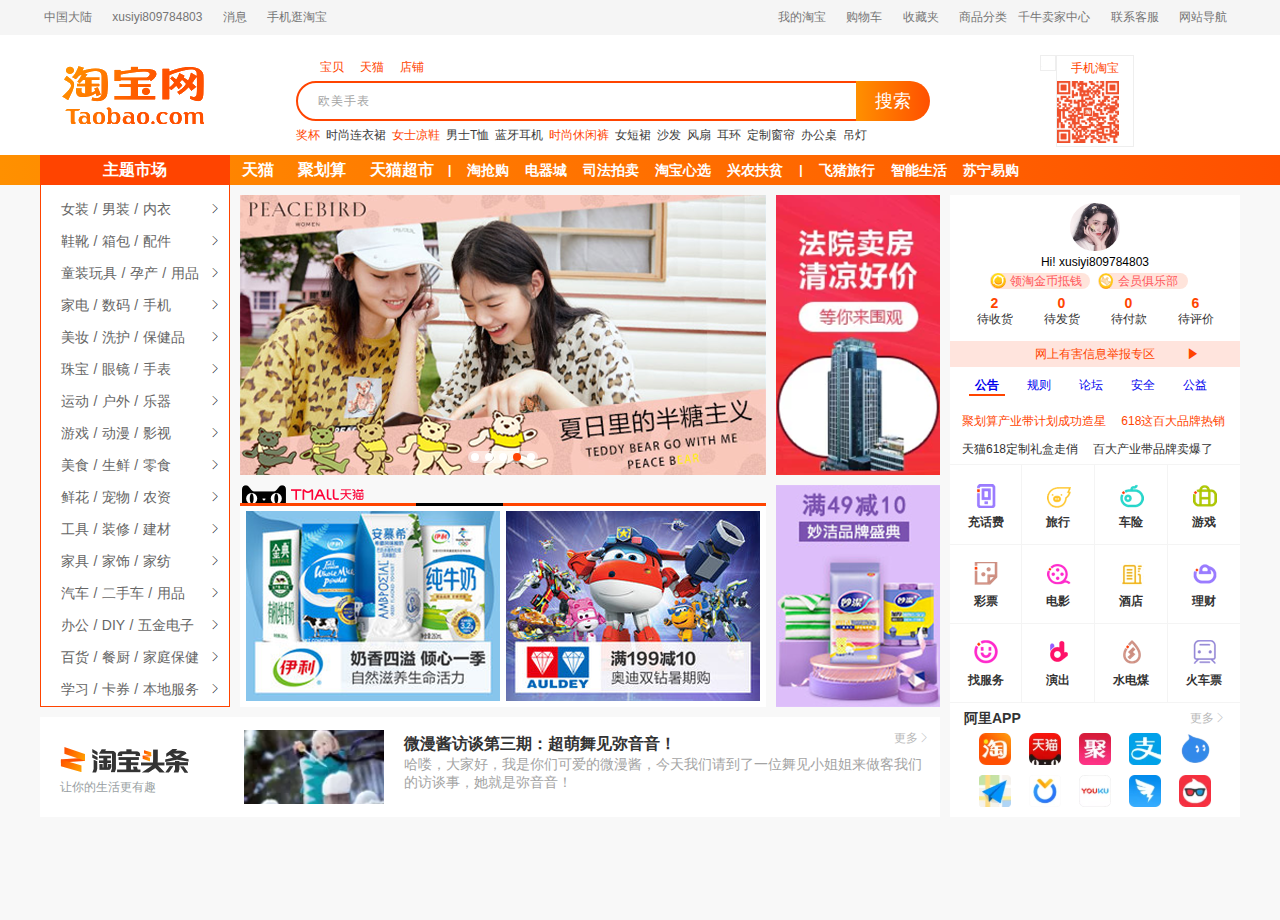
<file: index.html>
<!DOCTYPE html>
<html lang="zh">
<head>
    <meta charset="UTF-8">
    <meta name="viewport" content="width=device-width, initial-scale=1.0">
    <meta http-equiv="X-UA-Compatible" content="ie=edge">
    <title>淘宝网 - 淘！我喜欢</title>
    <link rel="stylesheet" href="css/style.css">
    <link rel="shortcut icon" href="log.ico" type="image/x-icon">
    <link rel="stylesheet" href="css//font_taobao/iconfont.css">
</head>
<body>
    <div class="topbar">
        <div class="container">
            <div class="topbar-my">
                <span class="container-font">中国大陆<i class="iconfont">&#xe604;</i></span>
                <a href="https://i.taobao.com/my_taobao.htm?spm=a21bo.2017.754894437.3.3ade11d9kXUYaz&ad_id=&am_id=&cm_id=&pm_id=1501036000a02c5c3739" class="container-bg">xusiyi809784803<i class="iconfont">&#xe604;</i></a>
                <span>消息<i class="iconfont">&#xe604;</i></span>
                <a href="" class="container-bg">手机逛淘宝</a>
            </div>
            <div class="topbar-nav">
                <a href="" class="container-bg">我的淘宝<i class="iconfont">&#xe604;</i></a>
                <a href="" class="container-bg">购物车<i class="iconfont">&#xe604;</i></a>
                <a href="" class="container-bg">收藏夹<i class="iconfont">&#xe604;</i></a>
                <a href="https://www.taobao.com/tbhome/page/market-list?spm=a21bo.2017.1997563209.1.5af911d9lHWmBK">商品分类</a>
                <a href="" class="container-bg">千牛卖家中心<i class="iconfont">&#xe604;</i></a>
                <a href="" class="container-bg">联系客服<i class="iconfont">&#xe604;</i></a>
                <a href="" class="container-bg">网站导航<i class="iconfont">&#xe604;</i></a>
            </div>
        </div>
    </div>
    <div class="search">
        <div class="case">
            <div class="icon-taobao"><a href="http://www.taobao.com"><img src="img/logo.png" alt=""></a></div>
            <div class="search-goods">
                <ul>
                    <li class="focus">宝贝</li>
                    <li>天猫</li>
                    <li>店铺</li>
                </ul>
                <form method="GET" action="">
                    <div class="text">
                        <input type="text" value="欧美手表">
                    </div>
                    <div class="submit">
                        <input type="submit" value="搜索">
                    </div>
                </form>
                <div class="keywords">
                    <a href="https://s.taobao.com/search?q=%E5%A5%96%E6%9D%AF&refpid=430266_1006&source=tbsy&style=grid&tab=all&pvid=fa9548e97c94ff464f18863a42da1d6d&clk1=cc83803e2d8d5102937fb115740e3681&spm=a21bo.2017.201856-sline.1.5af911d9xnPe55" target="blank" style="color: #f40;margin-left: 0;">奖杯</a>
                    <a href="https://s.taobao.com/search?q=%E8%BF%9E%E8%A1%A3%E8%A3%99&refpid=430267_1006&source=tbsy&style=grid&tab=all&pvid=fa9548e97c94ff464f18863a42da1d6d&clk1=b7992e675404c854c87dcacdc77d7cc8&spm=a21bo.2017.201856-sline.2.5af911d9xnPe55" target="blank">时尚连衣裙</a>
                    <a href="https://s.taobao.com/search?q=%E5%87%89%E9%9E%8B%E5%A5%B3&refpid=430268_1006&source=tbsy&style=grid&tab=all&pvid=fa9548e97c94ff464f18863a42da1d6d&clk1=0ec20e602b92657ab5df44209c36e060&spm=a21bo.2017.201856-sline.3.5af911d9xnPe55" target="blank" style="color: #f40">女士凉鞋</a>
                    <a href="https://s.taobao.com/search?q=t%E6%81%A4%E7%94%B7&refpid=430269_1006&source=tbsy&style=grid&tab=all&pvid=fa9548e97c94ff464f18863a42da1d6d&clk1=a3341605a7fa0ee97e68b92e0a4fd1d2&spm=a21bo.2017.201856-sline.4.5af911d9xnPe55" target="blank">男士T恤</a>
                    <a href="https://s.taobao.com/search?q=%E8%93%9D%E7%89%99%E8%80%B3%E6%9C%BA&refpid=430270_1006&source=tbsy&style=grid&tab=all&pvid=fa9548e97c94ff464f18863a42da1d6d&clk1=a8c2b250c0f316871fc8bcb112ea76c4&spm=a21bo.2017.201856-sline.5.5af911d9xnPe55" target="blank">蓝牙耳机</a>
                    <a href="https://s.taobao.com/search?q=%E4%BC%91%E9%97%B2%E8%A3%A4&refpid=430271_1006&source=tbsy&style=grid&tab=all&pvid=fa9548e97c94ff464f18863a42da1d6d&clk1=d07ea872cf6a9272fdb4c09fe175a18f&spm=a21bo.2017.201856-sline.6.5af911d9xnPe55" target="blank" style="color: #f40">时尚休闲裤</a>
                    <a href="https://s.taobao.com/search?q=%E5%A5%B3%E7%9F%AD%E8%A3%99&imgfile=&commend=all&ssid=s5-e&search_type=item&sourceId=tb.index&spm=a21bo.1000386.201856-taobao-item.1&ie=utf8&initiative_id=tbindexz_20170306" target="blank">女短裙</a>
                    <a href="https://s.taobao.com/search?q=%E6%B2%99%E5%8F%91&refpid=430272_1006&source=tbsy&style=grid&tab=all&pvid=13bacd5648bfc76b29c6acdb62d3a4eb&clk1=3da513bd9e98b35fd18198a2c88feaf1&spm=a21bo.2017.201856-sline.7.5af911d9nOnniu" target="blank">沙发</a>
                    <a href="https://s.taobao.com/search?q=%E9%A3%8E%E6%89%87&refpid=430273_1006&source=tbsy&style=grid&tab=all&pvid=13bacd5648bfc76b29c6acdb62d3a4eb&clk1=1628e2dfaf49fd9307e5e9c840a749b0&spm=a21bo.2017.201856-sline.8.5af911d9nOnniu" target="blank">风扇</a>
                    <a href="https://s.taobao.com/search?initiative_id=tbindexz_20170306&ie=utf8&spm=a21bo.2017.201856-taobao-item.2&sourceId=tb.index&search_type=item&ssid=s5-e&commend=all&imgfile=&q=%E8%80%B3%E7%8E%AF&suggest=0_1&_input_charset=utf-8&wq=erhuan&suggest_query=erhuan&source=suggest" target="blank">耳环</a>
                    <a href="https://s.taobao.com/search?q=%E7%AA%97%E5%B8%98&refpid=430275_1006&source=tbsy&style=grid&tab=all&pvid=09ca1608b268cba1ab4d46b43779dbb8&clk1=994514cb234a202d85041eee0f664341&spm=a21bo.2017.201856-sline.10.5af911d9vEabZA" target="blank">定制窗帘</a>
                    <a href="https://s.taobao.com/search?q=%E5%8A%9E%E5%85%AC%E6%A1%8C&refpid=430277_1006&source=tbsy&style=grid&tab=all&pvid=09ca1608b268cba1ab4d46b43779dbb8&clk1=4d1ac97385bc35366aa89920fba5d5ea&spm=a21bo.2017.201856-sline.12.5af911d9vEabZA" target="blank">办公桌</a>
                    <a href="https://s.taobao.com/search?initiative_id=tbindexz_20170306&ie=utf8&spm=a21bo.2017.201856-taobao-item.2&sourceId=tb.index&search_type=item&ssid=s5-e&commend=all&imgfile=&q=%E5%90%8A%E7%81%AF&suggest=0_1&_input_charset=utf-8&wq=diaodeng&suggest_query=diaodeng&source=suggest" target="blank">吊灯</a>
                </div>
            </div>
            <div class="qr">
                <div class="qr-close">
                    <i class="iconfont">&#xe61d;</i>
                </div>
                <div class="qr-code">
                    <a href="">
                        <span>手机淘宝</span>
                        <img src="img/qr-code.png" alt="" style="width: 62px;height: 62px;">
                    </a>
                </div>
            </div>
        </div>
    </div>
    <div class="nav">
        <div class="nav-ul">
            <span class="nav-market">主题市场</span>
            <ul class="nav-left">
                <li>
                    <a href="https://www.tmall.com/?spm=a21bo.2017.201859.1.5af911d9lBpuZu" target="blank">天猫</a>
                </li>
                <li>
                    <a href="https://ju.taobao.com/?spm=a21bo.2017.201859.2.5af911d9lBpuZu" target="blank">聚划算</a>
                </li>
                <li>
                    <a href="https://chaoshi.tmall.com/?spm=a21bo.2017.201859.3.5af911d9lBpuZu" target="blank">天猫超市</a>
                </li>
            </ul>
            <ul class="nav-right">
                <li>|</li>
                <li>
                    <a href="https://qiang.taobao.com/?spm=a21bo.2017.201859.4.5af911d9lBpuZu" target="blank">淘抢购</a>
                </li>
                <li>
                    <a href="https://3c.tmall.com/?spm=a21bo.2017.201859.5.5af911d9lBpuZu" target="blank">电器城</a>
                </li>
                <li>
                    <a href="https://sf.taobao.com/?spm=a21bo.2017.201859.6.5af911d9lBpuZu" target="blank">司法拍卖</a>
                </li>
                <li>
                    <a href="https://good.tmall.com/?spm=a21bo.2017.201859.7.5af911d9lBpuZu" target="blank">淘宝心选</a>
                </li>
                <li>
                    <a href="https://www.taobao.com/markets/xt/znfp?spm=a21bo.2017.201859.8.5af911d9lBpuZu" target="blank">兴农扶贫</a>
                </li>
                <li>|</li>
                <li>
                    <a href="https://www.taobao.com/markets/xt/znfp?spm=a21bo.2017.201859.8.5af911d9lBpuZu" target="blank">飞猪旅行</a>
                </li>
                <li>
                    <a href="https://yun.taobao.com/?spm=a21bo.2017.201859.10.5af911d9lBpuZu" target="blank">智能生活</a>
                </li>
                <li>
                    <a href="https://suning.tmall.com/?spm=a21bo.2017.201859.11.5af911d9lBpuZu" target="blank">苏宁易购</a>
                </li>
            </ul>
        </div>
    </div>
    <div class="main">
        <div class="main-content">
            <div class="main-left">
                <div class="sort">
                    <ul>
                        <li>
                            <a href="https://www.taobao.com/markets/nvzhuang/taobaonvzhuang?spm=a21bo.2017.201867-main.1.5af911d9baPEXB" target="blank">女装</a>
                            <span>/</span>
                            <a href="https://www.taobao.com/markets/nanzhuang/2017new?spm=a21bo.2017.201867-main.2.5af911d9baPEXB" target="blank">男装</a>
                            <span>/</span>
                            <a href="https://neiyi.taobao.com/?spm=a21bo.2017.201867-main.3.5af911d9baPEXB" target="blank">内衣</a>
                            <i class="iconfont">&#xe603;</i>
                        </li>
                        <li>
                            <a href="https://www.taobao.com/markets/xie/nvxie/index?spm=a21bo.2017.201867-main.4.5af911d9baPEXB" target="blank">鞋靴</a>
                            <span>/</span>
                            <a href="https://www.taobao.com/markets/bao/xiangbao?spm=a21bo.2017.201867-main.5.5af911d9baPEXB" target="blank">箱包</a>
                            <span>/</span>
                            <a href="https://pei.taobao.com/?spm=a21bo.2017.201867-main.6.5af911d9baPEXB" target="blank">配件</a>
                            <i class="iconfont">&#xe603;</i>
                        </li>
                        <li>
                            <a href="https://www.taobao.com/markets/qbb/index?spm=a21bo.2017.201867-main.7.5af911d9baPEXB&pvid=b9f2df4c-6d60-4af4-b500-c5168009831f&scm=1007.12802.34660.100200300000000" target="blank">童装玩具</a>
                            <span>/</span>
                            <a href="https://www.taobao.com/markets/qbb/index?spm=a21bo.2017.201867-main.8.5af911d9baPEXB&pvid=b9f2df4c-6d60-4af4-b500-c5168009831f&scm=1007.12802.34660.100200300000000" target="blank">孕产</a>
                            <span>/</span>
                            <a href="https://www.taobao.com/markets/qbb/index?spm=a21bo.2017.201867-main.9.5af911d9baPEXB&pvid=b9f2df4c-6d60-4af4-b500-c5168009831f&scm=1007.12802.34660.100200300000000" target="blank">用品</a>
                            <i class="iconfont">&#xe603;</i>
                        </li>
                        <li>
                            <a href="https://www.taobao.com/markets/3c/tbdc?spm=a21bo.2017.201867-main.10.5af911d9baPEXB" target="blank">家电</a>
                            <span>/</span>
                            <a href="https://www.taobao.com/markets/3c/tbdc?spm=a21bo.2017.201867-main.11.5af911d9baPEXB" target="blank">数码</a>
                            <span>/</span>
                            <a href="https://www.taobao.com/markets/3c/tbdc?spm=a21bo.2017.201867-main.12.5af911d9baPEXB" target="blank">手机</a>
                            <i class="iconfont">&#xe603;</i>
                        </li>
                        <li>
                            <a href="https://mei.taobao.com/?spm=a21bo.2017.201867-main.13.5af911d9baPEXB" target="blank">美妆</a>
                            <span>/</span>
                            <a href="https://www.taobao.com/market/baihuo/xihuyongpin.php?spm=a21bo.2017.201867-main.14.5af911d9baPEXB" target="blank">洗护</a>
                            <span>/</span>
                            <a href="">保健品</a>
                            <i class="iconfont">&#xe603;</i>
                        </li>
                        <li>
                            <a href="https://www.taobao.com/market/peishi/zhubao.php?spm=a21bo.2017.201867-main.16.5af911d9baPEXB" target="blank">珠宝</a>
                            <span>/</span>
                            <a href="https://www.taobao.com/market/peishi/yanjing.php?spm=a21bo.2017.201867-main.17.5af911d9baPEXB" target="blank">眼镜</a>
                            <span>/</span>
                            <a href="https://www.taobao.com/market/peishi/shoubiao.php?spm=a21bo.2017.201867-main.18.5af911d9baPEXB" target="blank">手表</a>
                            <i class="iconfont">&#xe603;</i>
                        </li>
                        <li>
                            <a href="https://www.taobao.com/markets/coolcity/coolcityHome?spm=a21bo.2017.201867-main.19.5af911d9baPEXB" target="blank">运动</a>
                            <span>/</span>
                            <a href="https://www.taobao.com/markets/coolcity/coolcityHome?spm=a21bo.2017.201867-main.20.5af911d9baPEXB" target="blank">户外</a>
                            <span>/</span>
                            <a href="https://www.taobao.com/markets/amusement/home?spm=a21bo.2017.201867-main.21.5af911d9baPEXB" target="blank">乐器</a>
                            <i class="iconfont">&#xe603;</i>
                        </li>
                        <li>
                            <a href="https://s.taobao.com/search?spm=a21bo.2017.201867-main.22.5af911d9baPEXB&q=%E6%B8%B8%E6%88%8F&imgfile=&commend=all&ssid=s5-e&search_type=item&sourceId=tb.index&ie=utf8&initiative_id=tbindexz_20170306" target="blank">游戏</a>
                            <span>/</span>
                            <a href="https://s.taobao.com/search?spm=a21bo.2017.201867-main.23.5af911d9dPlpgX&q=%E5%8A%A8%E6%BC%AB&imgfile=&js=1&stats_click=search_radio_all%3A1&initiative_id=staobaoz_20181010&ie=utf8" target="blank">动漫</a>
                            <span>/</span>
                            <a href="https://www.taobao.com/markets/acg/yingshi?spm=a21bo.2017.201867-main.24.5af911d9dPlpgX" target="blank">影视</a>
                            <i class="iconfont">&#xe603;</i>
                        </li>
                        <li>
                            <a href="https://s.taobao.com/search?spm=a21bo.2017.201867-main.25.5af911d9dPlpgX&q=%E7%BE%8E%E9%A3%9F&imgfile=&js=1&stats_click=search_radio_all%3A1&initiative_id=staobaoz_20180724&ie=utf8" target="blank">美食</a>
                            <span>/</span>
                            <a href="https://s.taobao.com/search?spm=a21bo.2017.201867-main.26.5af911d9dPlpgX&ie=utf8&initiative_id=staobaoz_20180724&stats_click=search_radio_all%3A1&js=1&imgfile=&q=%E7%94%9F%E9%B2%9C&suggest=history_1&_input_charset=utf-8&wq=%E7%94%9F%E9%B2%9C&suggest_query=%E7%94%9F%E9%B2%9C&source=suggest" target="blank">生鲜</a>
                            <span>/</span>
                            <a href="https://s.taobao.com/search?spm=a21bo.2017.201867-main.27.5af911d9dPlpgX&q=%E9%9B%B6%E9%A3%9F&imgfile=&commend=all&ssid=s5-e&search_type=item&sourceId=tb.index&ie=utf8&initiative_id=tbindexz_20170306" target="blank">零食</a>
                            <i class="iconfont">&#xe603;</i>
                        </li>
                        <li>
                            <a href="https://s.taobao.com/search?spm=a21bo.2017.201867-main.28.5af911d9dPlpgX&q=%E5%9B%AD%E8%89%BA&imgfile=&commend=all&ssid=s5-e&search_type=item&sourceId=tb.index&ie=utf8&initiative_id=tbindexz_20170419" target="blank">鲜花</a>
                            <span>/</span>
                            <a href="https://s.taobao.com/search?spm=a21bo.2017.201867-main.29.5af911d9dPlpgX&ie=utf8&initiative_id=staobaoz_20170419&stats_click=search_radio_all%3A1&js=1&imgfile=&q=%E8%BF%9B%E5%8F%A3%E7%8B%97%E7%B2%AE&suggest=history_3&_input_charset=utf-8&wq=&suggest_query=&source=suggest" target="blank">宠物</a>
                            <span>/</span>
                            <a href="https://s.taobao.com/search?spm=a21bo.2017.201867-main.30.5af911d9dPlpgX&q=%E5%86%9C%E8%B5%84&imgfile=&commend=all&ssid=s5-e&search_type=item&sourceId=tb.index&ie=utf8&initiative_id=tbindexz_20170221" target="blank">农资</a>
                            <i class="iconfont">&#xe603;</i>
                        </li>
                        <li>
                            <a href="https://wujin.taobao.com/?spm=a21bo.2017.201867-main.31.5af911d9dPlpgX" target="blank">工具</a>
                            <span>/</span>
                            <a href="https://s.taobao.com/list?spm=a21bo.2017.201867-main.32.5af911d9dPlpgX&source=youjia&cat=50097129" target="blank">装修</a>
                            <span>/</span>
                            <a href="https://www.jiyoujia.com/markets/youjia/zhuangxiucailiao?spm=a21bo.2017.201867-main.33.5af911d9dPlpgX" target="blank">建材</a>
                            <i class="iconfont">&#xe603;</i>
                        </li>
                        <li>
                            <a href="https://s.taobao.com/list?spm=a21bo.2017.201867-main.34.5af911d9dPlpgX&source=youjia&q=%E5%AE%B6%E5%85%B7" target="blank">家具</a>
                            <span>/</span>
                            <a href="https://s.taobao.com/list?spm=a21bo.2017.201867-main.35.5af911d9dPlpgX&source=youjia&cat=50065206%2C50065205" target="blank">家饰</a>
                            <span>/</span>
                            <a href="https://s.taobao.com/list?spm=a21bo.2017.201867-main.36.5af911d9dPlpgX&source=youjia&cat=50008163&bcoffset=0&s=240" target="blank">家纺</a>
                            <i class="iconfont">&#xe603;</i>
                        </li>
                        <li>
                            <a href="https://car.tmall.com/wow/car/act/carfp?spm=a21bo.2017.201867-main.37.5af911d9dPlpgX" target="blank">汽车</a>
                            <span>/</span>
                            <a href="https://www.taobao.com/markets/paimai/ali2car?spm=a21bo.2017.201867-main.38.5af911d9dPlpgX" target="blank">二手车</a>
                            <span>/</span>
                            <a href="https://car.tmall.com/wow/car/act/carfp?spm=a21bo.2017.201867-main.39.5af911d9dPlpgX" target="blank">用品</a>
                            <i class="iconfont">&#xe603;</i>
                        </li>
                        <li>
                            <a href="https://www.taobao.com/markets/bangong/pchome?spm=a21bo.2017.201867-main.40.5af911d9dPlpgX&wh_ttid=pc" target="blank">办公</a>
                            <span>/</span>
                            <a href="https://www.taobao.com/markets/dingzhi/home?spm=a21bo.2017.201867-main.41.5af911d9dPlpgX&wh_ttid=pc" target="blank">DIY</a>
                            <span>/</span>
                            <a href="https://www.taobao.com/markets/wujin/pchome?spm=a21bo.2017.201867-main.42.5af911d9dPlpgX&wh_ttid=pc" target="blank">五金电子</a>
                            <i class="iconfont">&#xe603;</i>
                        </li>
                        <li>
                            <a href="https://s.taobao.com/list?spm=a21bo.2017.201867-main.43.5af911d9dPlpgX&source=youjia&q=%E7%99%BE%E8%B4%A7" target="blank">百货</a>
                            <span>/</span>
                            <a href="https://s.taobao.com/list?spm=a21bo.2017.201867-main.44.5af911d9dPlpgX&source=youjia&cat=50035867&bcoffset=0&s=240" target="blank">餐厨</a>
                            <span>/</span>
                            <a href="https://www.taobao.com/markets/promotion/tbbj?spm=a21bo.2017.201867-main.45.5af911d9dPlpgX" target="blank">家庭保健</a>
                            <i class="iconfont">&#xe603;</i>
                        </li>
                        <li>
                            <a href="https://xue.taobao.com/?spm=a21bo.2017.201867-main.46.5af911d9dPlpgX" target="blank">学习</a>
                            <span>/</span>
                            <a href="https://ka.taobao.com/?spm=a21bo.2017.201867-main.47.5af911d9dPlpgX" target="blank">卡券</a>
                            <span>/</span>
                            <a href="https://s.taobao.com/list?spm=a21bo.2017.201867-main.48.5af911d9dPlpgX&q=%E4%B8%8A%E9%97%A8%E6%9C%8D%E5%8A%A1&cat=50097750" target="blank">本地服务</a>
                            <i class="iconfont">&#xe603;</i>
                        </li>
                    </ul>
                </div>
                <div class="ad">
                    <div class="ad-top1">
                        <a href="https://pb89.tmall.com/shop/view_shop.htm?ali_trackid=17_9d2ad9e13cd07fa2ec9b2fb14f6c1f74&spm=a21bo.2017.201862-4.1" target="blank"><img src="img/bd1.png" alt=""></a>
                        <div class="rectangle"></div>
                        <ul class="circle">
                            <li><a href=""></a></li>
                            <li><a href=""></a></li>
                            <li><a href=""></a></li>
                            <li class="circle-check"><a href=""></a></li>
                            <li><a href=""></a></li>
                        </ul>
                    </div>
                    <div class="ad-top2">
                        <a href="https://market.m.taobao.com/apps/abs/10/297/v77ex?spm=a21bo.2017.201860.1.5af911d91et69u&scm=20140637.1.62788.261013&wh_weex=true&psId=2182194" target="blank"><img src="img/bd2.png" alt=""></a>
                    </div>
                    <div class="ad-bottom1">
                        <div class="logo-tianmao">
                            <img src="img/logo-tianmao.png" alt="">
                        </div>
                        <ul class="line">
                            <li class="line1"><a href=""></a></li>
                            <li class="line2"><a href=""></a></li>
                            <li class="line2 line-check"><a href=""></a></li>
                            <li class="line2"><a href=""></a></li>
                            <li class="line2"><a href=""></a></li>
                            <li class="line1"><a href=""></a></li>
                        </ul>
                        <div class="ad-img">
                            <div class="img-left">
                                <a href=""><img src="img/anmuxi.png" alt=""></a>
                            </div>
                            <div class="img-right">
                                <a href=""><img src="img/aodi.png" alt=""></a>
                            </div>
                        </div>
                    </div>
                    <div class="ad-bottom2">
                        <a href="https://content.tmall.com/wow/pegasus/subject/1/725677994/10443254?id=10443254&ali_trackid=30_02e2fa045a0481b83ef7a43f90cba866&spm=a21bo.2017.201861.1" target="blank"><img src="img/bd4.png" alt=""></a>
                    </div>
                </div>
                <div class="headlines-taobao">
                    <div class="toutiao-left">
                        <img src="img/logo-toutiao.png" alt="">
                        <span>让你的生活更有趣</span>
                    </div>
                    <div class="toutiao-right">
                        <a href="https://headline.taobao.com/feed/feedList.htm?spm=a21bo.2017.226762.3.5af911d9xnPe55" class="ad-main">
                            <img src="img/bd-toutiao.png" alt="">
                            <div class="title">
                                微漫酱访谈第三期：超萌舞见弥音音！
                            </div>
                            <div class="explain">
                                哈喽，大家好，我是你们可爱的微漫酱，今天我们请到了一位舞见小姐姐来做客我们的访谈事，她就是弥音音！
                            </div>
                        </a>
                    </div>
                    <div class="more">
                        <a href="https://headline.taobao.com/feed/feedList.htm?spm=a21bo.2017.226762.1.5af911d9xnPe55">更多<i class="iconfont">&#xe603;</i></a>
                    </div>
                </div>
            </div>
            <div class="main-right">
                <div class="personal-center">
                    <div class="person-info">
                        <a href=""><img src="img/touxiang.jpg" alt="" style="width: 50px;border-radius:30px;"></a>
                        <span>Hi!&nbsp;xusiyi809784803</span>
                    </div>
                    <div class="person-link">
                        <div class="a-left">
                            <a href=""><img src="img/taojinbi.png" alt="">
                                <span>领淘金币抵钱</span>
                            </a>
                        </div>
                        <div class="a-right">
                            <a href=""><img src="img/huiyuan.png" alt="">
                                <span>会员俱乐部</span>
                            </a>
                        </div>
                    </div>
                    <div class="person-goods">
                        <a href="" class="collect">
                            <span>2</span>
                            待收货
                        </a>
                        <a href="" class="deliver">
                            <span>0</span>
                            待发货
                        </a>
                        <a href="" class="pay">
                            <span>0</span>
                            待付款
                        </a>
                        <a href="" class="evaluate">
                            <span>6</span>
                            待评价
                        </a>
                    </div>
                </div>
                <div class="report">
                    <a href="http://report.12377.cn:13225/toreportinputNormal_anis.do?spm=a21bo.2017.0.0.5af911d9KJdvLE&file=toreportinputNormal_anis.do" target="blank">
                        <span>网上有害信息举报专区</span>
                        <i class="iconfont">&#xe606;</i>
                    </a>
                </div>
                <div class="notice">
                    <div class="notice-nav">
                        <ul>
                            <li class="underline">
                                <a href="https://press.taobao.com/detail.html?spm=a21bo.2017.201865-nav.1.5af911d93kfdym&postId=8281751" target="blank">公告</a>
                            </li>
                            <li>
                                <a href="https://rule.taobao.com/index.htm?spm=a21bo.2017.201865-nav.2.5af911d93kfdym" target="blank">规则</a>
                            </li>
                            <li>
                                <a href="https://index.bbs.taobao.com/home.html?spm=a21bo.2017.201865-nav.3.5af911d93kfdym" target="blank">论坛</a>
                            </li>
                            <li>
                                <a href="https://110.alibaba.com/policeHall/hallIndex.htm?spm=a21bo.2017.201865-nav.4.5af911d93kfdym&from=taobaoshouye" target="blank">安全</a>
                            </li>
                            <li>
                                <a href="https://pages.tmall.com/wow/gy/act/gongyi?wh_biz=tm" target="blank">公益</a>
                            </li>
                        </ul>
                    </div>
                    <div class="notice-ad">
                        <div class="notice-eff">
                            <a href="">
                                <span>聚划算产业带计划成功造星</span>
                                <span>618这百大品牌热销</span>
                            </a>
                        </div>
                        <div class="notice-tianmao">
                            <a href="">
                                <span>天猫618定制礼盒走俏</span>
                                <span>百大产业带品牌卖爆了</span>
                            </a>
                        </div>
                    </div>
                </div>
                <div class="list">
                    <ul>
                        <li class="list-top list1 top1 left1">
                            <a href="">
                                <img src="img/icon/huafei.png" alt="">
                                <span>充话费</span>
                            </a>
                        </li>
                        <li class="list-top list2 top1 left2">
                            <a href="">
                                <img src="img/icon/feizhu.png" alt="">
                                <span>旅行</span>
                            </a>
                        </li>
                        <li class="list-top list2 top1 left3">
                            <a href="">
                                <img src="img/icon/chexian.png" alt="">
                                <span>车险</span>
                            </a>
                        </li>
                        <li class="list-top list3 top1 left4">
                            <a href="">
                                <img src="img/icon/youxi.png" alt="">
                                <span>游戏</span>
                            </a>
                        </li>
                        <li class="list1 top2 left1">
                            <a href="">
                                <img src="img/icon/caipiao.png" alt="">
                                <span>彩票</span>
                            </a>
                        </li>
                        <li class="list2 top2 left2">
                            <a href="">
                                <img src="img/icon/dianying.png" alt="">
                                <span>电影</span>
                            </a>
                        </li>
                        <li class="list2 top2 left3">
                            <a href="">
                                <img src="img/icon/jiudian.png" alt="">
                                <span>酒店</span>
                            </a>
                        </li>
                        <li class="list3 top2 left4">
                            <a href="">
                                <img src="img/icon/licai.png" alt="">
                                <span>理财</span>
                            </a>
                        </li>
                        <li class="list1 top3 left1">
                            <a href="">
                                <img src="img/icon/zhaofuwu.png" alt="">
                                <span>找服务</span>
                            </a>
                        </li>
                        <li class="list2 top3 left2">
                            <a href="">
                                <img src="img/icon/yanchu.png" alt="">
                                <span>演出</span>
                            </a>
                        </li>
                        <li class="list2 top3 left3">
                            <a href="">
                                <img src="img/icon/shuidianmei.png" alt="">
                                <span>水电煤</span>
                            </a>
                        </li>
                        <li class="list3 top3 left4">
                            <a href="">
                                <img src="img/icon/huochepiao.png" alt="">
                                <span>火车票</span>
                            </a>
                        </li>
                    </ul>
                </div>
                <div class="app">
                    <div class="text">
                        阿里APP
                        <a href="">
                            <span>更多<i class="iconfont">&#xe603;</i></span>
                        </a>
                    </div>
                    <div class="icon">
                        <ul>
                            <li><a href="https://mpage.taobao.com/hd/download.html?spm=a21bo.2017.201869-apps-1.1.5af911d99wKMVm" target="blank"><img src="img/app/taobao.png" alt=""></a></li>
                            <li><a href="https://www.tmall.com/wow/portal/act/app-download?spm=a21bo.2017.201869-apps-2.1.5af911d99wKMVm" target="blank"><img src="img/app/tianmao.png" alt=""></a></li>
                            <li><a href="https://ju.taobao.com/tool/downApp.htm?spm=a21bo.2017.201869-apps-3.1.5af911d99wKMVm" target="blank"><img src="img/app/juhuasuan.png" alt=""></a></li>
                            <li><a href="https://mobile.alipay.com/index.htm" target="blank"><img src="img/app/zhifubao.png" alt=""></a></li>
                            <li><a href="https://alimarket.taobao.com/markets/qnww/portal-group/ww/index" target="blank"><img src="img/app/aliwangwang.png" alt=""></a></li>
                            <li class="bottom"><a href="https://mobile.amap.com/?spm=a21bo.2017.201869-apps-9.1.5af911d99wKMVm#/" target="blank"><img src="img/app/gaode.png" alt=""></a></li>
                            <li class="bottom"><a href="https://www.antfortune.com/?spm=a21bo.2017.201869-apps-14.1.5af911d99wKMVm" target="blank"><img src="img/app/mayicaifu.png" alt=""></a></li>
                            <li class="bottom"><a href="https://mobile.youku.com/?spm=a21bo.2017.201869-apps-11.1.5af911d99wKMVm" target="blank"><img src="img/app/youku.png" alt=""></a></li>
                            <li class="bottom"><a href="https://www.dingtalk.com/?spm=a21bo.2017.201869-apps-6.1.5af911d99wKMVm" target="blank"><img src="img/app/dingding.png" alt=""></a></li>
                            <li class="bottom"><a href="https://www.taobao.com/market/dianying/xsdxs.php?spm=a21bo.2017.201869-apps-15.1.5af911d99wKMVm" target="blank"><img src="img/app/taopiaopiao.png" alt=""></a></li>
                        </ul>
                    </div>
                </div>
            </div>
        </div>
    </div>
</body>
</html>
</file>
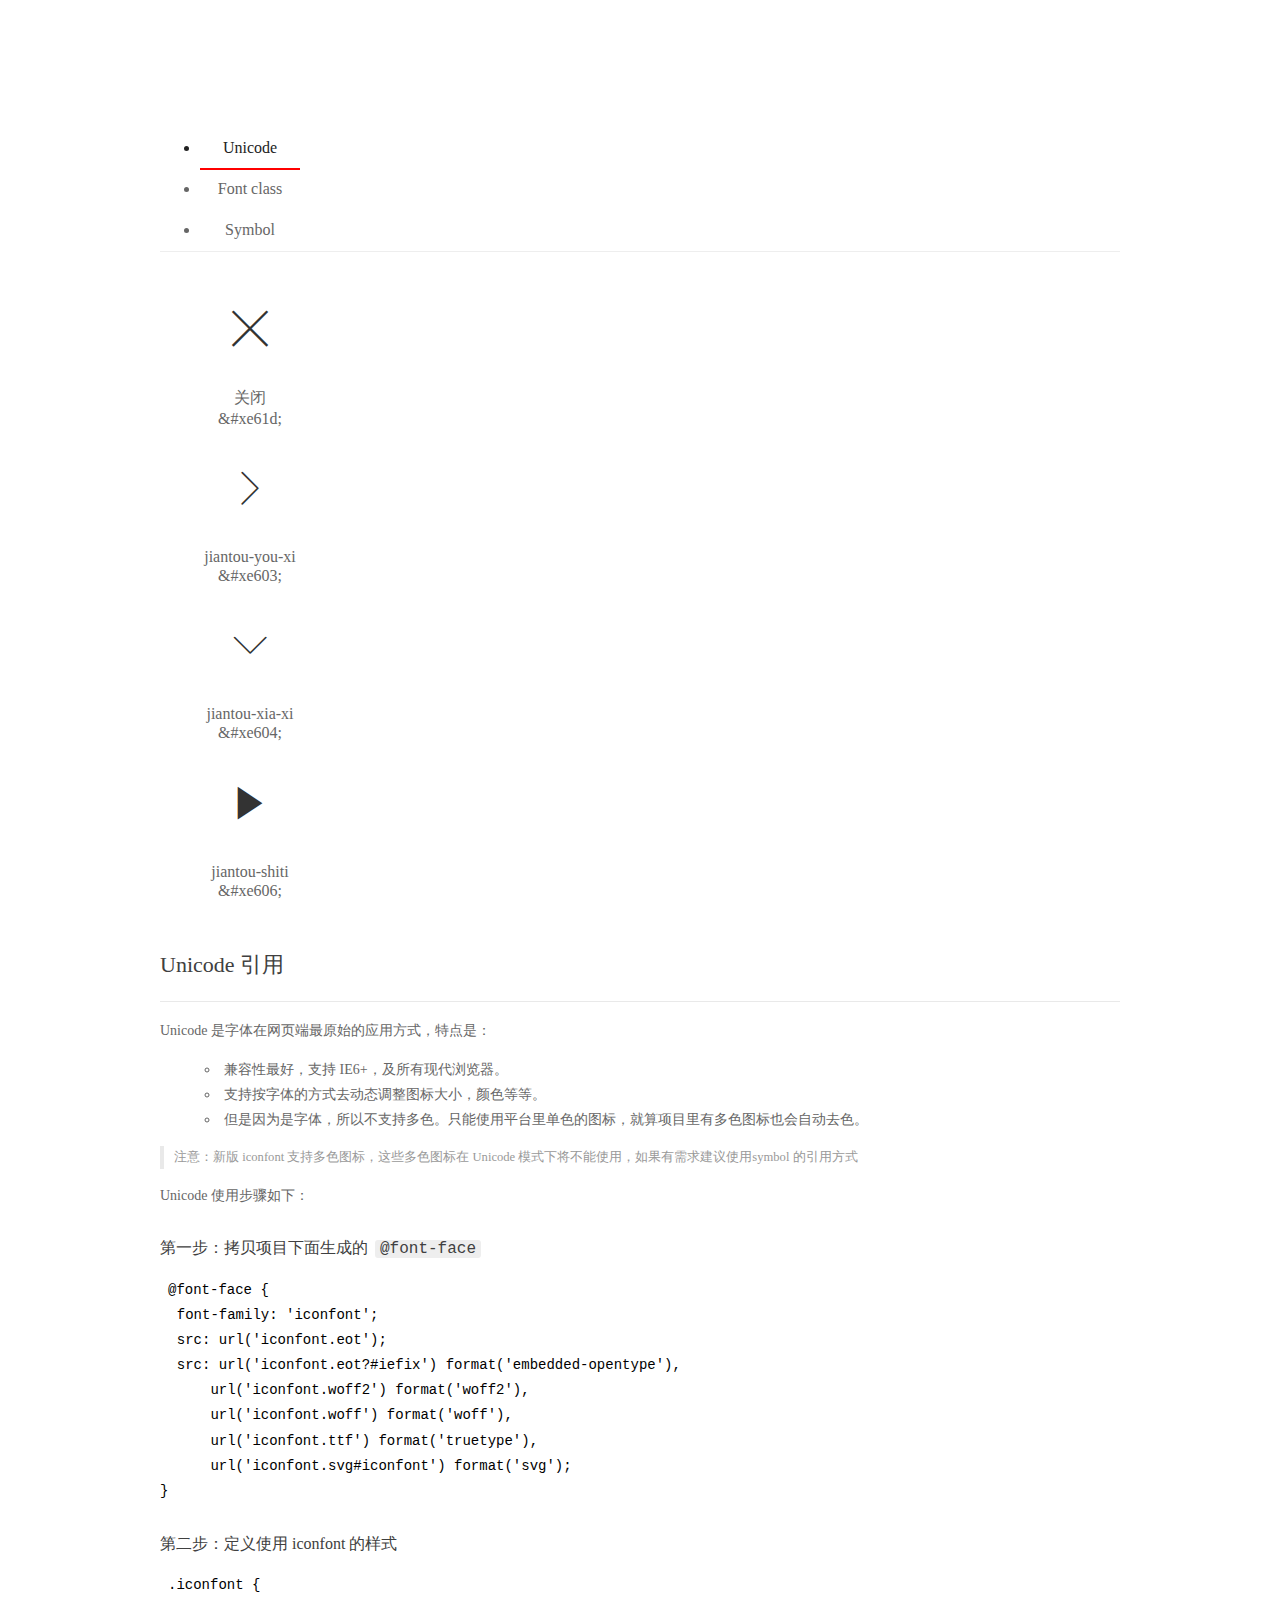
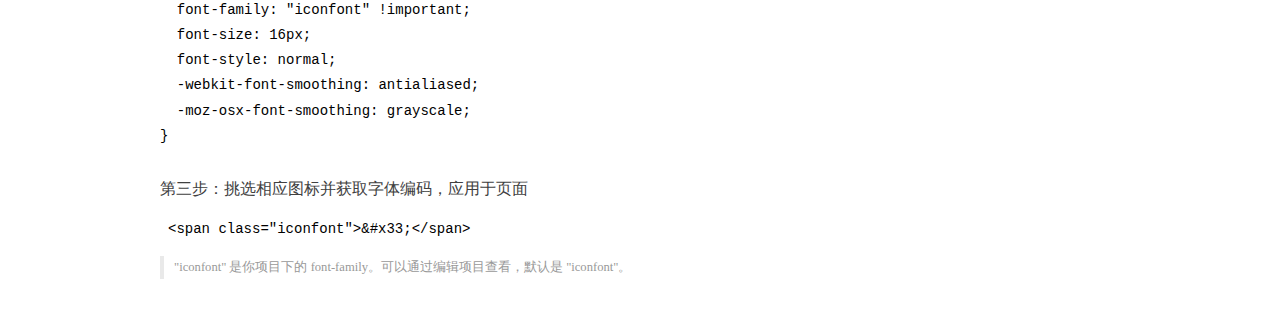
<file: css/font_taobao/demo_index.html>
<!DOCTYPE html>
<html>
<head>
  <meta charset="utf-8"/>
  <title>IconFont Demo</title>
  <link rel="shortcut icon" href="https://gtms04.alicdn.com/tps/i4/TB1_oz6GVXXXXaFXpXXJDFnIXXX-64-64.ico" type="image/x-icon"/>
  <link rel="stylesheet" href="https://g.alicdn.com/thx/cube/1.3.2/cube.min.css">
  <link rel="stylesheet" href="demo.css">
  <link rel="stylesheet" href="iconfont.css">
  <script src="iconfont.js"></script>
  <!-- jQuery -->
  <script src="https://a1.alicdn.com/oss/uploads/2018/12/26/7bfddb60-08e8-11e9-9b04-53e73bb6408b.js"></script>
  <!-- 代码高亮 -->
  <script src="https://a1.alicdn.com/oss/uploads/2018/12/26/a3f714d0-08e6-11e9-8a15-ebf944d7534c.js"></script>
</head>
<body>
  <div class="main">
    <h1 class="logo"><a href="https://www.iconfont.cn/" title="iconfont 首页" target="_blank">&#xe86b;</a></h1>
    <div class="nav-tabs">
      <ul id="tabs" class="dib-box">
        <li class="dib active"><span>Unicode</span></li>
        <li class="dib"><span>Font class</span></li>
        <li class="dib"><span>Symbol</span></li>
      </ul>
      
    </div>
    <div class="tab-container">
      <div class="content unicode" style="display: block;">
          <ul class="icon_lists dib-box">
          
            <li class="dib">
              <span class="icon iconfont">&#xe61d;</span>
                <div class="name">关闭</div>
                <div class="code-name">&amp;#xe61d;</div>
              </li>
          
            <li class="dib">
              <span class="icon iconfont">&#xe603;</span>
                <div class="name">jiantou-you-xi</div>
                <div class="code-name">&amp;#xe603;</div>
              </li>
          
            <li class="dib">
              <span class="icon iconfont">&#xe604;</span>
                <div class="name">jiantou-xia-xi</div>
                <div class="code-name">&amp;#xe604;</div>
              </li>
          
            <li class="dib">
              <span class="icon iconfont">&#xe606;</span>
                <div class="name">jiantou-shiti</div>
                <div class="code-name">&amp;#xe606;</div>
              </li>
          
          </ul>
          <div class="article markdown">
          <h2 id="unicode-">Unicode 引用</h2>
          <hr>

          <p>Unicode 是字体在网页端最原始的应用方式，特点是：</p>
          <ul>
            <li>兼容性最好，支持 IE6+，及所有现代浏览器。</li>
            <li>支持按字体的方式去动态调整图标大小，颜色等等。</li>
            <li>但是因为是字体，所以不支持多色。只能使用平台里单色的图标，就算项目里有多色图标也会自动去色。</li>
          </ul>
          <blockquote>
            <p>注意：新版 iconfont 支持多色图标，这些多色图标在 Unicode 模式下将不能使用，如果有需求建议使用symbol 的引用方式</p>
          </blockquote>
          <p>Unicode 使用步骤如下：</p>
          <h3 id="-font-face">第一步：拷贝项目下面生成的 <code>@font-face</code></h3>
<pre><code class="language-css"
>@font-face {
  font-family: 'iconfont';
  src: url('iconfont.eot');
  src: url('iconfont.eot?#iefix') format('embedded-opentype'),
      url('iconfont.woff2') format('woff2'),
      url('iconfont.woff') format('woff'),
      url('iconfont.ttf') format('truetype'),
      url('iconfont.svg#iconfont') format('svg');
}
</code></pre>
          <h3 id="-iconfont-">第二步：定义使用 iconfont 的样式</h3>
<pre><code class="language-css"
>.iconfont {
  font-family: "iconfont" !important;
  font-size: 16px;
  font-style: normal;
  -webkit-font-smoothing: antialiased;
  -moz-osx-font-smoothing: grayscale;
}
</code></pre>
          <h3 id="-">第三步：挑选相应图标并获取字体编码，应用于页面</h3>
<pre>
<code class="language-html"
>&lt;span class="iconfont"&gt;&amp;#x33;&lt;/span&gt;
</code></pre>
          <blockquote>
            <p>"iconfont" 是你项目下的 font-family。可以通过编辑项目查看，默认是 "iconfont"。</p>
          </blockquote>
          </div>
      </div>
      <div class="content font-class">
        <ul class="icon_lists dib-box">
          
          <li class="dib">
            <span class="icon iconfont icon-guanbi"></span>
            <div class="name">
              关闭
            </div>
            <div class="code-name">.icon-guanbi
            </div>
          </li>
          
          <li class="dib">
            <span class="icon iconfont icon-jiantou-you-xi"></span>
            <div class="name">
              jiantou-you-xi
            </div>
            <div class="code-name">.icon-jiantou-you-xi
            </div>
          </li>
          
          <li class="dib">
            <span class="icon iconfont icon-jiantou-xia-xi"></span>
            <div class="name">
              jiantou-xia-xi
            </div>
            <div class="code-name">.icon-jiantou-xia-xi
            </div>
          </li>
          
          <li class="dib">
            <span class="icon iconfont icon-jiantou-shiti"></span>
            <div class="name">
              jiantou-shiti
            </div>
            <div class="code-name">.icon-jiantou-shiti
            </div>
          </li>
          
        </ul>
        <div class="article markdown">
        <h2 id="font-class-">font-class 引用</h2>
        <hr>

        <p>font-class 是 Unicode 使用方式的一种变种，主要是解决 Unicode 书写不直观，语意不明确的问题。</p>
        <p>与 Unicode 使用方式相比，具有如下特点：</p>
        <ul>
          <li>兼容性良好，支持 IE8+，及所有现代浏览器。</li>
          <li>相比于 Unicode 语意明确，书写更直观。可以很容易分辨这个 icon 是什么。</li>
          <li>因为使用 class 来定义图标，所以当要替换图标时，只需要修改 class 里面的 Unicode 引用。</li>
          <li>不过因为本质上还是使用的字体，所以多色图标还是不支持的。</li>
        </ul>
        <p>使用步骤如下：</p>
        <h3 id="-fontclass-">第一步：引入项目下面生成的 fontclass 代码：</h3>
<pre><code class="language-html">&lt;link rel="stylesheet" href="./iconfont.css"&gt;
</code></pre>
        <h3 id="-">第二步：挑选相应图标并获取类名，应用于页面：</h3>
<pre><code class="language-html">&lt;span class="iconfont icon-xxx"&gt;&lt;/span&gt;
</code></pre>
        <blockquote>
          <p>"
            iconfont" 是你项目下的 font-family。可以通过编辑项目查看，默认是 "iconfont"。</p>
        </blockquote>
      </div>
      </div>
      <div class="content symbol">
          <ul class="icon_lists dib-box">
          
            <li class="dib">
                <svg class="icon svg-icon" aria-hidden="true">
                  <use xlink:href="#icon-guanbi"></use>
                </svg>
                <div class="name">关闭</div>
                <div class="code-name">#icon-guanbi</div>
            </li>
          
            <li class="dib">
                <svg class="icon svg-icon" aria-hidden="true">
                  <use xlink:href="#icon-jiantou-you-xi"></use>
                </svg>
                <div class="name">jiantou-you-xi</div>
                <div class="code-name">#icon-jiantou-you-xi</div>
            </li>
          
            <li class="dib">
                <svg class="icon svg-icon" aria-hidden="true">
                  <use xlink:href="#icon-jiantou-xia-xi"></use>
                </svg>
                <div class="name">jiantou-xia-xi</div>
                <div class="code-name">#icon-jiantou-xia-xi</div>
            </li>
          
            <li class="dib">
                <svg class="icon svg-icon" aria-hidden="true">
                  <use xlink:href="#icon-jiantou-shiti"></use>
                </svg>
                <div class="name">jiantou-shiti</div>
                <div class="code-name">#icon-jiantou-shiti</div>
            </li>
          
          </ul>
          <div class="article markdown">
          <h2 id="symbol-">Symbol 引用</h2>
          <hr>

          <p>这是一种全新的使用方式，应该说这才是未来的主流，也是平台目前推荐的用法。相关介绍可以参考这篇<a href="">文章</a>
            这种用法其实是做了一个 SVG 的集合，与另外两种相比具有如下特点：</p>
          <ul>
            <li>支持多色图标了，不再受单色限制。</li>
            <li>通过一些技巧，支持像字体那样，通过 <code>font-size</code>, <code>color</code> 来调整样式。</li>
            <li>兼容性较差，支持 IE9+，及现代浏览器。</li>
            <li>浏览器渲染 SVG 的性能一般，还不如 png。</li>
          </ul>
          <p>使用步骤如下：</p>
          <h3 id="-symbol-">第一步：引入项目下面生成的 symbol 代码：</h3>
<pre><code class="language-html">&lt;script src="./iconfont.js"&gt;&lt;/script&gt;
</code></pre>
          <h3 id="-css-">第二步：加入通用 CSS 代码（引入一次就行）：</h3>
<pre><code class="language-html">&lt;style&gt;
.icon {
  width: 1em;
  height: 1em;
  vertical-align: -0.15em;
  fill: currentColor;
  overflow: hidden;
}
&lt;/style&gt;
</code></pre>
          <h3 id="-">第三步：挑选相应图标并获取类名，应用于页面：</h3>
<pre><code class="language-html">&lt;svg class="icon" aria-hidden="true"&gt;
  &lt;use xlink:href="#icon-xxx"&gt;&lt;/use&gt;
&lt;/svg&gt;
</code></pre>
          </div>
      </div>

    </div>
  </div>
  <script>
  $(document).ready(function () {
      $('.tab-container .content:first').show()

      $('#tabs li').click(function (e) {
        var tabContent = $('.tab-container .content')
        var index = $(this).index()

        if ($(this).hasClass('active')) {
          return
        } else {
          $('#tabs li').removeClass('active')
          $(this).addClass('active')

          tabContent.hide().eq(index).fadeIn()
        }
      })
    })
  </script>
</body>
</html>
</file>
<file: css/style.css>
body{
    font-family: tahoma,arial,'Hiragino Sans GB','\5b8b\4f53',sans-serif;
    margin: 0;
    padding: 0;
}

a{
    text-decoration:none;
}

ul{
    list-style: none;
}

.topbar{
    /*border: 1px solid black;*/
    font-size: 12px;
    width: 100%;
    height: 35px;
    background-color: #f5f5f5;
}

.container{
    /*border: 1px solid black;*/
    position: relative;
    width: 1200px;
    margin: 0 auto;
    height: 35px;
    line-height: 35px;
}

.container .topbar-my span,.container .topbar-my a,.container .topbar-nav a{
    padding: 11px 4px 11px 4px;
    color: #767676;
}

.container .topbar-my a:hover,.container .topbar-nav a:hover{
    color: #f40;
}

.container a i,.container span i{
    font-size: 1px;
    color: #767676;
    margin: 0px 4px 0px 4px;
}

.container .container-bg:hover,.container span:hover{
    background-color: #fff;
}

.container .topbar-nav{
    position: absolute;
    right: 0px;
    top: 0px;
    float: right;
}

.search{
    font-size: 12px;
    width: 100%;
    height: 120px;
}

.case{
    position: relative;
    width: 1200px;
    margin: 0 auto;
    height: 120px;
}

.icon-taobao{
    position: absolute;
    width: 186px;
    height: 120px;
}

.icon-taobao a img{
    display: block;
    margin: 31px auto;
}

.search-goods{
    /*border: 1px solid black;*/
    width: 634px;
    height: 120px;
    position: absolute;
    left: 256px;
    top: 50%;
    margin-top: -60px;
}

.search-goods ul{
    margin: 20px -24px;
}

.search-goods ul li{
    float: left;
    cursor: pointer;
    padding: 4px 6px 4px 6px;
    margin: 0px 2px;
    color: #f40;
}

.case .search-goods ul li .focus{
    color: #fff;
    background:linear-gradient(to right,#ff9000,#ff5000);
}

.search-goods ul li:hover{
    background-color: #ffeee5;
}

.search-goods ul li:active,.search-goods ul li:visited,.search-goods ul li:focus{
    color: #fff;
    background:linear-gradient(to right,#ff9000,#ff5000);
    border-radius: 6px 6px 0px 0px;
}

.search-goods form{
    margin-top: 46px;
    height: 40px;
}

.search-goods .text{
    width: 560px;
    height: 36px;
    border: 2px solid #f40;
    background-color: #fff;
    border-radius: 20px 0px 0px 20px;
}

.search-goods .text input{
    font-size: 12px;
    color: #a5a5a5;
    letter-spacing: 1px;
    width: 460px;
    height: 36px;
    line-height: 36px;
    border:none;
    outline: none;
    background-color: transparent;
    padding: 0px 50px 0px 20px;
}

.search-goods .submit input{
    position: absolute;
    right: 0px;
    top: 50%;
    margin-top: -14px;
    width: 74px;
    height: 40px;
    background: linear-gradient(to right,#ff9000,#ff5000);
    border: none;
    color: #fff;
    border-radius: 0px 20px 20px 0px;
    font-size: 18px;
}

.search-goods .keywords a{
    float: left;
    display: block;
    margin-top: 6px;
    margin-left: 6px;
    color: #3c3c3c;
    font-size: 12px;
}

.case .qr{
    position: absolute;
    left: 1000px;
    top: 20px;
    width: 94px;
    height: 90px;
    /*border: 1px solid #eeeeee;*/
}

.case .qr .qr-close{
    position: absolute;
    left: 0;
    top: 0;
    width: 14px;
    height: 14px;
    border: 1px solid #eeeeee;
}

.case .qr .qr-close .iconfont{
    font-family:"iconfont" !important;
    cursor: pointer;
    font-size: 1px;
    text-align: center;
    height: 14px;
    line-height: 14px;
    text-align: center;
    color: #e3e3e3;
}

.case .qr-code{
    position: absolute;
    right: 0;
    top: 0;
    width: 76px;
    height: 90px;
    border: 1px solid #eeeeee;
}

.case .qr-code a span{
    display: block;
    color: #f40;
    font-size: 12px;
    text-align: center;
    padding: 4px;
}

.nav{
    /*border: 1px solid #000000;*/
    width: 100%;
    height: 30px;
    background: linear-gradient(to right,#ff9000,#ff5000);
}

.nav-ul{
    /*border: 1px solid black;*/
    position: relative;
    width: 1200px;
    height: 30px;
    margin: 0 auto;
}

.nav-ul span{
    display: block;
    width: 190px;
    height: 30px;
    line-height: 30px;
    text-align: center;
    font-size: 16px;
    font-weight: bold;
    color: #fff;
    background-color: #f40;
}

.nav-left{
    position: absolute;
    left: 165px;
    top: 50%;
    margin: -15px;
    background: none;
}

.nav-ul .nav-left li{
    float: left;
    margin: 0 5px 0 5px;
    padding: 0 7px 0 7px;
}

.nav-ul .nav-left li a{
    font-size: 16px;
    color:#fff;
    font-weight: bold;
    background-color: transparent;
    height: 30px;
    line-height: 30px;
}

.nav-right{
    position: absolute;
    left: 360px;
    top: 50%;
    margin-top: -15px;
}

.nav-ul .nav-right li{
    float: left;
    margin: 0 3px 0 3px;
    padding: 0 5px 0 5px;
    font-size: 12px;
    color: #fff;
    font-weight: bold;
    background-color: transparent;
    height: 30px;
    line-height: 30px;
}

.nav-ul .nav-right li a{
    font-size: 14px;
    color: #fff;
    font-weight: bold;
    background-color: transparent;
    height: 30px;
    line-height: 30px;
}

.main{
    background-color: #f8f8f8;
    width: 100%;
    height: 735px;
}

.main .main-content{
    position: relative;
    width: 1200px;
    height: 632px;
    margin: 0 auto;
}

.main .main-content .main-left{
    position: absolute;
    left: 0;
    top: 0;
    width: 900px;
    height: 632px;
}

.main .main-content .main-left .sort{
    position: absolute;
    left: 0;
    top: 0;
    background-color: #fff;
    border: 1px solid #f40;
    border-top: 0;
    width: 188px;
    height: 521px;
}

.main .main-content .main-left .sort ul{
    position: absolute;
    left: -40px;
    top: -10px;
}

.main .main-content .main-left .sort ul li{
    display: block;
    height: 30px;
    line-height: 30px;
    margin-top: 2px;
    padding-left: 20px;
    width: 168px;
}

.main .main-content .main-left .sort ul li:hover{
    background-color: #ffe4dc;
    color: #f40;
}

.main .main-content .main-left .sort ul li a{
    font-size: 14px;
    color: #666666;
    line-height: 2.3em;
}

.main .main-content .main-left .sort ul li a:hover{
    text-decoration: underline;
    color: #f40;
}

.main .main-content .main-left .sort ul li span{
    font-size: 14px;
    color: #666666;
}

.main .main-content .main-left .sort ul li .iconfont{
    position: absolute;
    right: 8px;
    padding: 1px 0;
    font-size: 12px;
}

.main .main-content .main-left .ad{
    position: absolute;
    left: 200px;
    top: 0;
    width: 700px;
    height: 522px;
}

.main .main-content .main-left .ad .ad-top1{
    position: absolute;
    top: 10px;
    background-color: yellowgreen;
    width: 526px;
    height: 280px;
}

.main .main-content .main-left .ad .ad-top1 .rectangle{
    position: absolute;
    left: 50%;
    top: 256px;
    margin-left: -35px;
    width: 70px;
    height: 12px;
    background-color: #fff;
    padding: 0;
    border-radius: 6px;
    opacity: 0.5;
}

.main .main-content .main-left .ad .ad-top1 ul{
    position: absolute;
    left: 50%;
    top: 240px;
    margin-left: -35px;
    width: 70px;
    height: 12px;
    background-color: transparent;
    padding: 0;
}

.main .main-content .main-left .ad .ad-top1 ul li{
    float: left;
    width: 8px;
    height: 8px;
    background-color: #fff;
    margin: 2px 3px 2px 3px;
    border-radius: 4px;
    cursor: pointer;
}

.main .main-content .main-left .ad .ad-top1 .circle .circle-check{
    background-color: #f40;
}

.main .main-content .main-left .ad .ad-top2{
    background-color: turquoise;
    position: absolute;
    right: 0;
    top: 0;
    margin-top: 10px;
    width: 164px;
    height: 280px;
}

.main .main-content .main-left .ad .ad-bottom1{
    position: absolute;
    left: 0;
    top: 300px;
    background-color: transparent;
    width: 526px;
    height: 222px;
}

.main .main-content .main-left .ad .ad-bottom1 .logo-tianmao{
    position: absolute;
    left: 2px;
    top: 0px;
}

.main .main-content .main-left .ad .ad-bottom1 ul{
    background-color: #f40;
    position: absolute;
    left: 0;
    top: 2px;
    width: 526px;
    height: 3px;
    padding: 0;
}

.main .main-content .main-left .ad .ad-bottom1 ul li{
    float: left;
}

.main .main-content .main-left .ad .ad-bottom1 ul .line1{
    width: 89px;
    height: 3px;
    background-color: #f40;
}

.main .main-content .main-left .ad .ad-bottom1 ul .line2{
    width: 87px;
    height: 3px;
    background-color: #f40;
}

.main .main-content .main-left .ad .ad-bottom1 ul .line-check{
    background-color: black;
}

.main .main-content .main-left .ad .ad-bottom1 .ad-img{
    position: absolute;
    left: 0;
    top: 21px;
    width: 526px;
    height: 201px;
    background-color: #fff;
}

.main .main-content .main-left .ad .ad-bottom1 .img-left{
    position: absolute;
    left: 6px;
    top: 5px;
}

.main .main-content .main-left .ad .ad-bottom1 .img-right{
    position: absolute;
    right: 6px;
    top: 5px;
}

.main .main-content .main-left .ad .ad-bottom2{
    background-color: #fd0ddd;
    position: absolute;
    right: 0;
    top: 300px;
    width: 164px;
    height: 222px;
}

.main .main-content .main-left .headlines-taobao{
    background-color: #fff;
    position: absolute;
    left: 0;
    top: 532px;
    width: 900px;
    height: 100px;
}

.toutiao-left img{
    position: absolute;
    left: 20px;
    top: 30px;
}

.toutiao-left span{
    position: absolute;
    left: 20px;
    top: 62px;
    color: #999fa3;
    font-size: 12px;
}

.headlines-taobao .toutiao-right a{
    position: absolute;
    right: 10px;
    top: 13px;
    display: block;
    width: 686px;
    height: 74px;
}

.headlines-taobao .toutiao-right .ad-main .title{
    position: absolute;
    left: 160px;
    top: 0px;
    font-size: 16px;
    font-weight: bold;
    height: 28px;
    line-height: 28px;
    color: #333333;
}

.headlines-taobao .toutiao-right .ad-main .title:hover{
    color: #f40;
}

.headlines-taobao .toutiao-right .ad-main .explain{
    position: absolute;
    left: 160px;
    top: 26px;
    font-size: 14px;
    color: #a4a4a4;
}

.headlines-taobao .more a{
    position: absolute;
    right: 10px;
    top: 13px;
    font-size: 12px;
    color: #b9b9b9;
}

.headlines-taobao .more a:hover{
    color: #f40;
}

.headlines-taobao .more i{
    font-size: 12px;
    color: #b9b9b9;
}

.main .main-content .main-right{
    background-color: #fff;
    position: absolute;
    right: 0;
    top: 0;
    width: 290px;
    height: 622px;
    margin-top: 10px;
}

.main .main-content .main-right .personal-center{
    width: 290px;
    height: 146px;
}

.main .main-content .main-right .personal-center .person-info a img{
    position: absolute;
    left: 50%;
    top: 8px;
    margin-left: -25px;
}

.main .main-content .main-right .personal-center .person-info span{
    position: absolute;
    top: 60px;
    display: block;
    font-size: 12px;
    width: 290px;
    text-align: center;
}

.main .main-content .main-right .personal-center .person-link{
    position: absolute;
    left: 0;
    top: 78px;
    width: 290px;
    height: 16px;
}

.main .main-content .main-right .personal-center .person-link .a-left{
    position: relative;
    left: 40px;
    top: 0;
    background-color: #ffe4db;
    height: 16px;
    width: 100px;
    border-radius: 8px;
}

.main .main-content .main-right .personal-center .person-link .a-left a img{
    position: absolute;
    left: 0px;
    top: 0;
}

.main .main-content .main-right .personal-center .person-link .a-left a span{
    position: absolute;
    left: 20px;
    top: 0px;
    color: #ff575c;
    font-size: 12px;
    height: 16px;
    line-height: 16px;
}

.main .main-content .main-right .personal-center .person-link .a-left a span:hover{
    color: #ff5022;
}

.main .main-content .main-right .personal-center .person-link .a-right{
    position: absolute;
    left: 148px;
    top: 0;
    background-color: #ffe4db;
    height: 16px;
    width: 90px;
    border-radius: 8px;
}

.main .main-content .main-right .personal-center .person-link .a-right a img{
    position: absolute;
    left: 0px;
    top: 0;
}

.main .main-content .main-right .personal-center .person-link .a-right a span{
    position: absolute;
    left: 20px;
    top: 0px;
    color: #ff575c;
    font-size: 12px;
    height: 16px;
    line-height: 16px;
}

.main .main-content .main-right .personal-center .person-link .a-right a span:hover{
    color: #ff5022;
}

.main .main-content .main-right .personal-center .person-goods{
    position: absolute;
    left: 0;
    top: 98px;
    width: 268px;
    height: 40px;
    padding: 0 11px 0 11px;
}

.main .main-content .main-right .personal-center .person-goods a{
    display: block;
    float: left;

    width: 67px;
    height: 36px;
    text-align: center;
    font-size: 12px;
    padding: 2px 0px 2px 0px;
    color: #333333;
}

.main .main-content .main-right .personal-center .person-goods a span{
    display: block;
    font-size: 14px;
    font-weight: bold;
    color: #f40;
}

.main .main-content .main-right .report a{
    display: block;
    background-color: #ffe4dd;
    width: 290px;
    height: 26px;
}

.main .main-content .main-right .report span{
    display: block;
    font-size: 12px;
    height: 26px;
    line-height: 26px;
    text-align: center;
    color: #f40;
}

.main .main-content .main-right .report i{
    position: absolute;
    right: 40px;
    top: 146px;
    height: 26px;
    line-height: 26px;
    font-size: 14px;
    color: #f40;
}

.main .main-content .main-right .notice{
    background-color: #fff;
    position: absolute;
    left: 0;
    top: 172px;
    width: 290px;
    height: 102px;
}

.main .main-content .main-right .notice .notice-nav ul{
    font-size: 12px;
    color: #333333;
    width: 290px;
    height: 24px;
    padding: 0;
    margin: 10px 11px 0px 11px;
}

.main .main-content .main-right .notice .notice-nav ul li{
    float: left;
    text-align: center;
    padding: 0 6px 0 6px;
    margin: 0 8px 0 8px;
}

.main .main-content .main-right .notice .notice-nav .underline{
    font-weight: bold;
    border-bottom: 2px solid #f40;
}

.main .main-content .main-right .notice .notice-nav ul li a:hover{
    color: #f40;
}

.main .main-content .main-right .notice .notice-ad{
    font-size: 12px;
    margin-left: 6px;
}

.main .main-content .main-right .notice .notice-ad .notice-eff a span{
    color: #f40;
    height: 40px;
    line-height: 40px;
    padding: 0 6px 0 6px;
}

.main .main-content .main-right .notice .notice-ad .notice-tianmao a span{
    color: #333333;
    padding: 0 6px 0 6px;
}

.main .main-content .main-right .list{
    background-color: #bfffd4;
    position: absolute;
    left: 0;
    top: 269px;
    width: 290px;
    height: 235px;
}

.main .main-content .main-right .list ul{
    position: relative;
    left: 0;
    top: 0;
    width: 290px;
    padding: 0;
    margin: 0;
}

.main .main-content .main-right .list ul .list-top{
    padding: 1px 0 1px 0;
    border-top: 1px solid #f4f4f4;
}

.main .main-content .main-right .list ul .list1{
    width: 71px;
    border-right: 1px solid #f4f4f4;
}

.main .main-content .main-right .list ul .list2{
    width: 72px;
    border-right:  1px solid #f4f4f4;
}

.main .main-content .main-right .list ul .list3{
    width: 72px;
}

.main .main-content .main-right .list ul li{
    background-color: #fff;
    float: left;
    height: 77px;
    padding: 0 0 1px 0;
    border-bottom: 1px solid #f4f4f4;
    text-align: center;
}

.main .main-content .main-right .list ul li a{
    float: left;
    font-size: 12px;
    color: #333333;
    text-align: center;
    width: 72px;
    height: 24px;
    line-height: 24px;
    margin-top: 44px;
    font-weight: bold;
}

.main .main-content .main-right .list ul li a:hover{
    color: #f40;
}

.main .main-content .main-right .list ul .top1 img{
    position: absolute;
    top: 18px;
}

.main .main-content .main-right .list ul .top2 img{
    position: absolute;
    top: 96px;
}

.main .main-content .main-right .list ul .top3 img{
    position: absolute;
    top: 174px;
}

.main .main-content .main-right .list ul .left1 img{
    position: absolute;
    left: 22px;
}

.main .main-content .main-right .list ul .left2 img{
    position: absolute;
    left: 95px;
}

.main .main-content .main-right .list ul .left3 img{
    position: absolute;
    left: 168px; 
}

.main .main-content .main-right .list ul .left4 img{
    position: absolute;
    left: 241px; 
}

.main .main-content .main-right .app{
    background-color: #fff;
    position: absolute;
    top: 508px;
    width: 290px;
    height: 114px;
}

.main .main-content .main-right .app .text{
    font-size: 14px;
    font-weight: bold;
    color: #333333;
    height: 30px;
    line-height: 30px;
    margin-left: 14px;
    padding: 0;
}

.main .main-content .main-right .app .text  a span{
    position: absolute;
    right: 0px;
    font-size: 12px;
    font-weight: normal;
    color: #b9b9b9;
    margin-right: 14px;
    height: 30px;
    line-height: 30px;
}

.main .main-content .main-right .app .text  a span:hover{
    color: #f40;
}

.main .main-content .main-right .app .text  a span i{
    font-size: 12px;
    color: #b9b9b9;
}

.main .main-content .main-right .app .icon{
    position: absolute;
    top: 30px;
    width: 290px;
    height: 84px;
}

.main .main-content .main-right .app .icon ul{
    position: absolute;
    left: 29px;
    padding: 0;
    margin: 0;
}

.main .main-content .main-right .app .icon ul li{
    float: left;
    width: 50px;
    height: 50px;
}

.main .main-content .main-right .app .icon ul .bottom{
    margin-top: -8px;
}
</file>
<file: css/font_taobao/iconfont.css>
@font-face {font-family: "iconfont";
  src: url('iconfont.eot?t=1561437817514'); /* IE9 */
  src: url('iconfont.eot?t=1561437817514#iefix') format('embedded-opentype'), /* IE6-IE8 */
  url('[data-uri]') format('woff2'),
  url('iconfont.woff?t=1561437817514') format('woff'),
  url('iconfont.ttf?t=1561437817514') format('truetype'), /* chrome, firefox, opera, Safari, Android, iOS 4.2+ */
  url('iconfont.svg?t=1561437817514#iconfont') format('svg'); /* iOS 4.1- */
}

.iconfont {
  font-family: "iconfont" !important;
  font-size: 16px;
  font-style: normal;
  -webkit-font-smoothing: antialiased;
  -moz-osx-font-smoothing: grayscale;
}

.icon-guanbi:before {
  content: "\e61d";
}

.icon-jiantou-you-xi:before {
  content: "\e603";
}

.icon-jiantou-xia-xi:before {
  content: "\e604";
}

.icon-jiantou-shiti:before {
  content: "\e606";
}
</file>
<file: css/font_taobao/demo.css>
/* Logo 字体 */
@font-face {
  font-family: "iconfont logo";
  src: url('https://at.alicdn.com/t/font_985780_km7mi63cihi.eot?t=1545807318834');
  src: url('https://at.alicdn.com/t/font_985780_km7mi63cihi.eot?t=1545807318834#iefix') format('embedded-opentype'),
    url('https://at.alicdn.com/t/font_985780_km7mi63cihi.woff?t=1545807318834') format('woff'),
    url('https://at.alicdn.com/t/font_985780_km7mi63cihi.ttf?t=1545807318834') format('truetype'),
    url('https://at.alicdn.com/t/font_985780_km7mi63cihi.svg?t=1545807318834#iconfont') format('svg');
}

.logo {
  font-family: "iconfont logo";
  font-size: 160px;
  font-style: normal;
  -webkit-font-smoothing: antialiased;
  -moz-osx-font-smoothing: grayscale;
}

/* tabs */
.nav-tabs {
  position: relative;
}

.nav-tabs .nav-more {
  position: absolute;
  right: 0;
  bottom: 0;
  height: 42px;
  line-height: 42px;
  color: #666;
}

#tabs {
  border-bottom: 1px solid #eee;
}

#tabs li {
  cursor: pointer;
  width: 100px;
  height: 40px;
  line-height: 40px;
  text-align: center;
  font-size: 16px;
  border-bottom: 2px solid transparent;
  position: relative;
  z-index: 1;
  margin-bottom: -1px;
  color: #666;
}


#tabs .active {
  border-bottom-color: #f00;
  color: #222;
}

.tab-container .content {
  display: none;
}

/* 页面布局 */
.main {
  padding: 30px 100px;
  width: 960px;
  margin: 0 auto;
}

.main .logo {
  color: #333;
  text-align: left;
  margin-bottom: 30px;
  line-height: 1;
  height: 110px;
  margin-top: -50px;
  overflow: hidden;
  *zoom: 1;
}

.main .logo a {
  font-size: 160px;
  color: #333;
}

.helps {
  margin-top: 40px;
}

.helps pre {
  padding: 20px;
  margin: 10px 0;
  border: solid 1px #e7e1cd;
  background-color: #fffdef;
  overflow: auto;
}

.icon_lists {
  width: 100% !important;
  overflow: hidden;
  *zoom: 1;
}

.icon_lists li {
  width: 100px;
  margin-bottom: 10px;
  margin-right: 20px;
  text-align: center;
  list-style: none !important;
  cursor: default;
}

.icon_lists li .code-name {
  line-height: 1.2;
}

.icon_lists .icon {
  display: block;
  height: 100px;
  line-height: 100px;
  font-size: 42px;
  margin: 10px auto;
  color: #333;
  -webkit-transition: font-size 0.25s linear, width 0.25s linear;
  -moz-transition: font-size 0.25s linear, width 0.25s linear;
  transition: font-size 0.25s linear, width 0.25s linear;
}

.icon_lists .icon:hover {
  font-size: 100px;
}

.icon_lists .svg-icon {
  /* 通过设置 font-size 来改变图标大小 */
  width: 1em;
  /* 图标和文字相邻时，垂直对齐 */
  vertical-align: -0.15em;
  /* 通过设置 color 来改变 SVG 的颜色/fill */
  fill: currentColor;
  /* path 和 stroke 溢出 viewBox 部分在 IE 下会显示
      normalize.css 中也包含这行 */
  overflow: hidden;
}

.icon_lists li .name,
.icon_lists li .code-name {
  color: #666;
}

/* markdown 样式 */
.markdown {
  color: #666;
  font-size: 14px;
  line-height: 1.8;
}

.highlight {
  line-height: 1.5;
}

.markdown img {
  vertical-align: middle;
  max-width: 100%;
}

.markdown h1 {
  color: #404040;
  font-weight: 500;
  line-height: 40px;
  margin-bottom: 24px;
}

.markdown h2,
.markdown h3,
.markdown h4,
.markdown h5,
.markdown h6 {
  color: #404040;
  margin: 1.6em 0 0.6em 0;
  font-weight: 500;
  clear: both;
}

.markdown h1 {
  font-size: 28px;
}

.markdown h2 {
  font-size: 22px;
}

.markdown h3 {
  font-size: 16px;
}

.markdown h4 {
  font-size: 14px;
}

.markdown h5 {
  font-size: 12px;
}

.markdown h6 {
  font-size: 12px;
}

.markdown hr {
  height: 1px;
  border: 0;
  background: #e9e9e9;
  margin: 16px 0;
  clear: both;
}

.markdown p {
  margin: 1em 0;
}

.markdown>p,
.markdown>blockquote,
.markdown>.highlight,
.markdown>ol,
.markdown>ul {
  width: 80%;
}

.markdown ul>li {
  list-style: circle;
}

.markdown>ul li,
.markdown blockquote ul>li {
  margin-left: 20px;
  padding-left: 4px;
}

.markdown>ul li p,
.markdown>ol li p {
  margin: 0.6em 0;
}

.markdown ol>li {
  list-style: decimal;
}

.markdown>ol li,
.markdown blockquote ol>li {
  margin-left: 20px;
  padding-left: 4px;
}

.markdown code {
  margin: 0 3px;
  padding: 0 5px;
  background: #eee;
  border-radius: 3px;
}

.markdown strong,
.markdown b {
  font-weight: 600;
}

.markdown>table {
  border-collapse: collapse;
  border-spacing: 0px;
  empty-cells: show;
  border: 1px solid #e9e9e9;
  width: 95%;
  margin-bottom: 24px;
}

.markdown>table th {
  white-space: nowrap;
  color: #333;
  font-weight: 600;
}

.markdown>table th,
.markdown>table td {
  border: 1px solid #e9e9e9;
  padding: 8px 16px;
  text-align: left;
}

.markdown>table th {
  background: #F7F7F7;
}

.markdown blockquote {
  font-size: 90%;
  color: #999;
  border-left: 4px solid #e9e9e9;
  padding-left: 0.8em;
  margin: 1em 0;
}

.markdown blockquote p {
  margin: 0;
}

.markdown .anchor {
  opacity: 0;
  transition: opacity 0.3s ease;
  margin-left: 8px;
}

.markdown .waiting {
  color: #ccc;
}

.markdown h1:hover .anchor,
.markdown h2:hover .anchor,
.markdown h3:hover .anchor,
.markdown h4:hover .anchor,
.markdown h5:hover .anchor,
.markdown h6:hover .anchor {
  opacity: 1;
  display: inline-block;
}

.markdown>br,
.markdown>p>br {
  clear: both;
}


.hljs {
  display: block;
  background: white;
  padding: 0.5em;
  color: #333333;
  overflow-x: auto;
}

.hljs-comment,
.hljs-meta {
  color: #969896;
}

.hljs-string,
.hljs-variable,
.hljs-template-variable,
.hljs-strong,
.hljs-emphasis,
.hljs-quote {
  color: #df5000;
}

.hljs-keyword,
.hljs-selector-tag,
.hljs-type {
  color: #a71d5d;
}

.hljs-literal,
.hljs-symbol,
.hljs-bullet,
.hljs-attribute {
  color: #0086b3;
}

.hljs-section,
.hljs-name {
  color: #63a35c;
}

.hljs-tag {
  color: #333333;
}

.hljs-title,
.hljs-attr,
.hljs-selector-id,
.hljs-selector-class,
.hljs-selector-attr,
.hljs-selector-pseudo {
  color: #795da3;
}

.hljs-addition {
  color: #55a532;
  background-color: #eaffea;
}

.hljs-deletion {
  color: #bd2c00;
  background-color: #ffecec;
}

.hljs-link {
  text-decoration: underline;
}

/* 代码高亮 */
/* PrismJS 1.15.0
https://prismjs.com/download.html#themes=prism&languages=markup+css+clike+javascript */
/**
 * prism.js default theme for JavaScript, CSS and HTML
 * Based on dabblet (http://dabblet.com)
 * @author Lea Verou
 */
code[class*="language-"],
pre[class*="language-"] {
  color: black;
  background: none;
  text-shadow: 0 1px white;
  font-family: Consolas, Monaco, 'Andale Mono', 'Ubuntu Mono', monospace;
  text-align: left;
  white-space: pre;
  word-spacing: normal;
  word-break: normal;
  word-wrap: normal;
  line-height: 1.5;

  -moz-tab-size: 4;
  -o-tab-size: 4;
  tab-size: 4;

  -webkit-hyphens: none;
  -moz-hyphens: none;
  -ms-hyphens: none;
  hyphens: none;
}

pre[class*="language-"]::-moz-selection,
pre[class*="language-"] ::-moz-selection,
code[class*="language-"]::-moz-selection,
code[class*="language-"] ::-moz-selection {
  text-shadow: none;
  background: #b3d4fc;
}

pre[class*="language-"]::selection,
pre[class*="language-"] ::selection,
code[class*="language-"]::selection,
code[class*="language-"] ::selection {
  text-shadow: none;
  background: #b3d4fc;
}

@media print {

  code[class*="language-"],
  pre[class*="language-"] {
    text-shadow: none;
  }
}

/* Code blocks */
pre[class*="language-"] {
  padding: 1em;
  margin: .5em 0;
  overflow: auto;
}

:not(pre)>code[class*="language-"],
pre[class*="language-"] {
  background: #f5f2f0;
}

/* Inline code */
:not(pre)>code[class*="language-"] {
  padding: .1em;
  border-radius: .3em;
  white-space: normal;
}

.token.comment,
.token.prolog,
.token.doctype,
.token.cdata {
  color: slategray;
}

.token.punctuation {
  color: #999;
}

.namespace {
  opacity: .7;
}

.token.property,
.token.tag,
.token.boolean,
.token.number,
.token.constant,
.token.symbol,
.token.deleted {
  color: #905;
}

.token.selector,
.token.attr-name,
.token.string,
.token.char,
.token.builtin,
.token.inserted {
  color: #690;
}

.token.operator,
.token.entity,
.token.url,
.language-css .token.string,
.style .token.string {
  color: #9a6e3a;
  background: hsla(0, 0%, 100%, .5);
}

.token.atrule,
.token.attr-value,
.token.keyword {
  color: #07a;
}

.token.function,
.token.class-name {
  color: #DD4A68;
}

.token.regex,
.token.important,
.token.variable {
  color: #e90;
}

.token.important,
.token.bold {
  font-weight: bold;
}

.token.italic {
  font-style: italic;
}

.token.entity {
  cursor: help;
}
</file>
